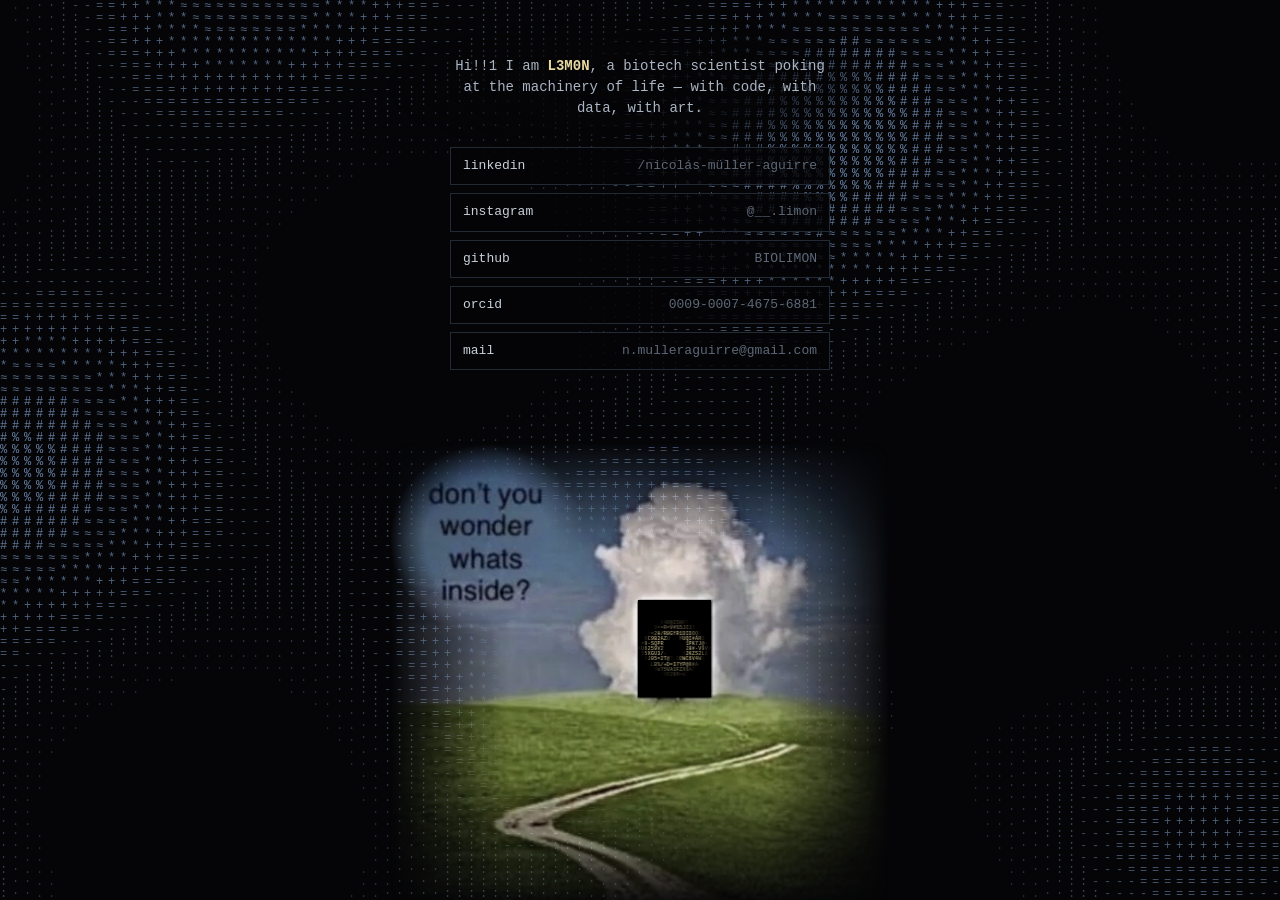
<file: index.html>
<!doctype html>
<!--
  Z3PH1R :: curtain
  the door below leads to /portal
-->
<html lang="en">
<head>
<meta charset="utf-8">
<meta name="viewport" content="width=device-width, initial-scale=1">
<title>Z3PH1R</title>
<link rel="stylesheet" href="assets/cursor.css">
<style>
  :root { --halo: #e8d9a0; }
  * { box-sizing: border-box; }
  html, body {
    margin: 0; height: 100%; overflow: hidden;
    background: #050507; color: #c9d1db;
    font: 13px/1.25 "Courier New", ui-monospace, monospace;
  }
  @keyframes blink { 50% { opacity: 0; } }

  /* ───────── CURTAIN ───────── */
  #curtain {
    position: fixed; inset: 0; z-index: 100;
    background: #050507; color: #c9d1db;
    overflow-y: auto; cursor: default;
    transition: opacity .6s ease;
  }
  #waves { position: fixed; inset: 0; width: 100%; height: 100%; }
  .veil {
    position: relative; z-index: 1; min-height: 100%;
    display: flex; flex-direction: column; align-items: center; justify-content: center;
    gap: 28px; padding: 56px 16px;
    pointer-events: none;
  }
  .veil > * { pointer-events: auto; transition: opacity .5s ease; }
  .hello {
    display: flex; flex-direction: column; align-items: center; gap: 14px;
    padding: 40px 60px; margin: -40px -60px;
    /* sombra difusa en vez de caja: el agua se apaga suavemente alrededor del texto */
    background: radial-gradient(ellipse closest-side at 50% 50%, rgba(5,5,7,.92) 0%, rgba(5,5,7,.75) 55%, rgba(5,5,7,0) 100%);
  }
  .hi {
    margin: 0; max-width: 46ch; text-align: center; color: #aab4c2;
    font-size: 14px; line-height: 1.5;
  }
  .hi b { color: var(--halo); }
  .links { list-style: none; margin: 0; padding: 0; width: min(380px, 100%); display: grid; gap: 8px; }
  .links a {
    display: flex; justify-content: space-between; gap: 16px;
    padding: 10px 12px; color: #c9d1db; text-decoration: none;
    background: rgba(5,5,7,.82); border: 1px solid #222a35;
    transition: border-color .2s, color .2s, transform .2s;
  }
  .links a span:last-child { color: #5d6878; overflow: hidden; text-overflow: ellipsis; white-space: nowrap; }
  .links a:hover, .links a:focus-visible {
    border-color: var(--halo); color: var(--halo); transform: translateX(4px); outline: none;
  }
  .links a:hover span:last-child { color: #9c9170; }

  .portal {
    all: unset; pointer-events: auto; position: relative; display: block; cursor: pointer;
    width: min(500px, 92vw); margin-top: 44px;
  }
  .portal img { display: block; width: 100%; height: auto; filter: saturate(.85) contrast(1.05); }
  /* Dissolve the image into the water: a wide fade on all four sides (horizontal ∩ vertical),
     plus a soft patch of sky kept around the phrase so it never fades away (added on top). */
  .portal img {
    --keep: radial-gradient(ellipse 19.5% 20.5% at 19.5% 21%, #000 64%, transparent 100%); /* fades out before touching the image edge */
    --h: linear-gradient(to right, transparent, #000 24%, #000 76%, transparent);
    --v: linear-gradient(to bottom, transparent, #000 24%, #000 72%, transparent);
    -webkit-mask-image: var(--keep), var(--h), var(--v);
    -webkit-mask-composite: source-over, source-in;
            mask-image: var(--keep), var(--h), var(--v);
            mask-composite: add, intersect;
  }
  .portal .door {
    position: absolute; left: 49.5%; top: 33.8%; width: 14.7%; height: 20.8%;
    background: #000; transition: box-shadow .4s;
  }
  .portal .door canvas { position: absolute; inset: 0; width: 100%; height: 100%; transition: opacity .6s; }
  #curtain.entering .door canvas { opacity: 0; }
  .portal:hover .door, .portal:focus-visible .door { box-shadow: 0 0 28px 6px rgba(232,217,160,.55); }
  .portal-label {
    font-size: 11px; letter-spacing: .3em; color: #6b7686; text-transform: uppercase;
    background: rgba(5,5,7,.8); padding: 2px 8px;
  }
  .portal-label::after { content: " █"; animation: blink 1s steps(1) infinite; }

  #curtain.entering { overflow: hidden; }
  #curtain.entering .veil > :not(.portal) { opacity: 0; }
  #curtain.entering .portal { transition: transform 1.7s cubic-bezier(.75,0,.25,1); }
</style>
</head>
<body>

<!-- The curtain: the business card. The door leads to /portal. -->
<div id="curtain">
  <canvas id="waves"></canvas>
  <div class="veil">
    <header class="hello">
      <p class="hi">Hi!!1 I am <b>L3M0N</b>, a biotech scientist poking at the machinery of life — with code, with data, with art.</p>
    </header>
    <ul class="links">
      <li><a href="https://www.linkedin.com/in/nicol%C3%A1s-m%C3%BCller-aguirre-728832241/" target="_blank" rel="noopener"><span>linkedin</span><span>/nicolás-müller-aguirre</span></a></li>
      <li><a href="https://www.instagram.com/__.limon/" target="_blank" rel="noopener"><span>instagram</span><span>@__.limon</span></a></li>
      <li><a href="https://github.com/BIOLIMON" target="_blank" rel="noopener"><span>github</span><span>BIOLIMON</span></a></li>
      <li><a href="https://orcid.org/0009-0007-4675-6881" target="_blank" rel="noopener"><span>orcid</span><span>0009-0007-4675-6881</span></a></li>
      <li><a href="mailto:n.mulleraguirre@gmail.com"><span>mail</span><span>n.mulleraguirre@gmail.com</span></a></li>
    </ul>
    <button class="portal" id="portal" data-cursor="enter" aria-label="Enter the site">
      <img src="assets/portal.png" alt="A black door standing in a meadow in front of a cloud: don't you wonder what's inside?">
      <span class="door"><canvas id="eye"></canvas></span>
    </button>
    <span class="portal-label">continue</span>
  </div>
</div>

<script>
(() => {
  const curtain = document.getElementById('curtain');
  const cv = document.getElementById('waves');
  const g = cv.getContext('2d');
  const RAMP = ' .·:-=+*≈#%@';
  const CELL = 12;
  const reduce = matchMedia('(prefers-reduced-motion: reduce)').matches;
  let W, H, cols, rows, t = 0, alive = true;
  let px = -999, py = -999, lastDrop = 0;
  const ripples = [];

  function resize() {
    const dpr = Math.min(devicePixelRatio || 1, 2);
    W = innerWidth; H = innerHeight;
    cv.width = W * dpr; cv.height = H * dpr;
    g.setTransform(dpr, 0, 0, dpr, 0, 0);
    cols = Math.ceil(W / CELL); rows = Math.ceil(H / CELL);
    g.font = `${CELL}px "Courier New", monospace`;
    g.textBaseline = 'top';
  }
  addEventListener('resize', resize); resize();

  function drop(x, y, power) {
    ripples.push({ x: x / CELL, y: y / CELL, t0: t, p: power });
    if (ripples.length > 24) ripples.shift();
  }

  function frame() {
    if (!alive) return;
    g.fillStyle = '#050507';
    g.fillRect(0, 0, W, H);
    const cx = px / CELL, cy = py / CELL;
    for (let y = 0; y < rows; y++) {
      for (let x = 0; x < cols; x++) {
        // base swell: two crossing wave trains + a slow swell
        let v = Math.sin(x * 0.11 + y * 0.05 - t * 1.1) * 0.35
              + Math.sin(x * 0.04 - y * 0.13 + t * 0.7) * 0.3
              + Math.sin((x + y) * 0.025 - t * 0.4) * 0.25;
        // drops: rings that expand and fade
        for (const r of ripples) {
          const age = t - r.t0;
          const d = Math.hypot(x - r.x, y - r.y);
          const front = age * 18;
          if (d > front + 6) continue;
          v += Math.sin(d * 0.55 - age * 9) * r.p * Math.exp(-age * 0.7) * Math.exp(-Math.abs(d - front) * 0.08);
        }
        // the cursor lights the water
        const near = Math.exp(-Math.hypot(x - cx, y - cy) * 0.12);
        const n = (v + 1) / 2 + near * 0.35;
        if (n < 0.42) continue;
        const k = Math.min(RAMP.length - 1, Math.floor((n - 0.42) / 0.58 * RAMP.length));
        const a = Math.min(1, 0.18 + (n - 0.42) * 1.4);
        g.fillStyle = near > 0.25 ? `rgba(232,217,160,${a})` : `rgba(120,150,190,${a})`;
        g.fillText(RAMP[k], x * CELL, y * CELL);
      }
    }
    while (ripples.length && t - ripples[0].t0 > 6) ripples.shift();
    t += reduce ? 0.004 : 0.016;
    requestAnimationFrame(frame);
  }
  frame();

  curtain.addEventListener('pointermove', e => {
    px = e.clientX; py = e.clientY;
    if (t - lastDrop > 0.12) { drop(px, py, 0.35); lastDrop = t; }
  });
  curtain.addEventListener('pointerleave', () => { px = py = -999; });
  curtain.addEventListener('pointerdown', e => {
    if (e.target.closest('a, .portal')) return;
    drop(e.clientX, e.clientY, 1.2);
  });

  // Enter: zoom into the black door until the darkness fills everything.
  const portal = document.getElementById('portal');
  portal.addEventListener('click', () => {
    if (curtain.classList.contains('entering')) return;
    const door = portal.querySelector('.door').getBoundingClientRect();
    const box = portal.getBoundingClientRect();
    const ox = door.left + door.width / 2 - box.left;
    const oy = door.top + door.height / 2 - box.top;
    const tx = innerWidth / 2 - (box.left + ox);
    const ty = innerHeight / 2 - (box.top + oy);
    const s = Math.max(innerWidth / door.width, innerHeight / door.height) * 1.4;
    portal.style.transformOrigin = `${ox}px ${oy}px`;
    curtain.classList.add('entering');
    requestAnimationFrame(() => {
      portal.style.transform = `translate(${tx}px, ${ty}px) scale(${s})`;
    });
    // once the dark fills the screen, step through: /portal is its own page
    const ms = reduce ? 200 : 1750;
    setTimeout(() => { location.href = 'portal/'; }, ms);
  });

  // Inside the door: an ASCII eye that watches the cursor (and blinks).
  const ec = document.getElementById('eye');
  const eg = ec.getContext('2d');
  const doorEl = ec.parentElement;
  const EC = 23; // columns
  const CHARS = 'ABCDEFGHIJKLMNOPQRSTUVWXYZ0123456789@#%+-=/';
  const pick = () => CHARS[(Math.random() * CHARS.length) | 0];
  let cells = [];
  let ew, eh, cw, ch, erows;
  let gx = 0, gy = 0, lookX = 0, lookY = 0, blinkAt = 3, lid = 1;
  function eyeSize() {
    const dpr = Math.min(devicePixelRatio || 1, 2);
    ew = doorEl.offsetWidth; eh = doorEl.offsetHeight; // layout size, unaffected by the zoom transform
    if (!ew || !eh) return;
    ec.width = ew * dpr; ec.height = eh * dpr;
    eg.setTransform(dpr, 0, 0, dpr, 0, 0);
    cw = ew / EC; ch = cw * 1.6; erows = Math.floor(eh / ch);
    eg.font = `${ch * 0.95}px "Courier New", monospace`;
    eg.textBaseline = 'top'; eg.textAlign = 'center';
    cells = Array.from({ length: EC * erows }, pick);
  }
  new ResizeObserver(eyeSize).observe(doorEl); // also fires once the image has loaded
  addEventListener('pointermove', e => {
    const r = doorEl.getBoundingClientRect();
    const dx = e.clientX - (r.left + r.width / 2), dy = e.clientY - (r.top + r.height / 2);
    const d = Math.hypot(dx, dy) || 1, k = Math.min(1, d / 220);
    gx = dx / d * k; gy = dy / d * k;
  });
  function eye() {
    if (!alive) return;
    eg.clearRect(0, 0, ew, eh);
    lookX += (gx - lookX) * 0.12; lookY += (gy - lookY) * 0.12;
    // blink: lid goes 1 → 0 → 1 every few seconds
    const since = t - blinkAt;
    lid = since > 0 && since < 0.25 ? Math.abs(1 - since / 0.125) : 1;
    if (since > 0.25) blinkAt = t + 2 + Math.random() * 4;
    // coordinates in units of half the door width, so circles stay circles
    // look inspired by Christopher Akroyd's "Ascii Eye" snippet (own implementation)
    const ix = lookX * 0.32, iy = lookY * 0.3;
    const PR = 0.27 + Math.sin(t * 1.3) * 0.04;     // breathing pupil
    // a few cells re-roll their character every frame
    for (let n = 0; n < cells.length * 0.03; n++) cells[(Math.random() * cells.length) | 0] = pick();
    for (let y = 0; y < erows; y++) {
      for (let x = 0; x < EC; x++) {
        const u = ((x + 0.5) / EC) * 2 - 1;
        const v = ((y + 0.5) * ch - eh / 2) / (ew / 2);
        const lidH = 0.82 * (1 - u * u) * lid;          // almond
        if (Math.abs(v) >= lidH) continue;
        const di = Math.hypot(u - ix, v - iy);
        if (di < PR) continue;                           // the pupil is a hole
        // soft edges: fade toward the lids, the corners and the pupil rim
        const toLid = 1 - Math.abs(v) / lidH;
        const a = Math.min(1, toLid * 2.2) * Math.min(1, (1 - Math.abs(u)) * 3) * Math.min(1, (di - PR) * 14);
        eg.fillStyle = `rgba(232,217,160,${a.toFixed(3)})`;
        eg.fillText(cells[y * EC + x], (x + 0.5) * cw, y * ch);
      }
    }
    requestAnimationFrame(eye);
  }
  eye();
})();

// coming back with the browser's back button restores the page mid-zoom: start clean instead
addEventListener('pageshow', e => { if (e.persisted) location.reload(); });
</script>
<script src="assets/cursor.js"></script>
</body>
</html>
</file>
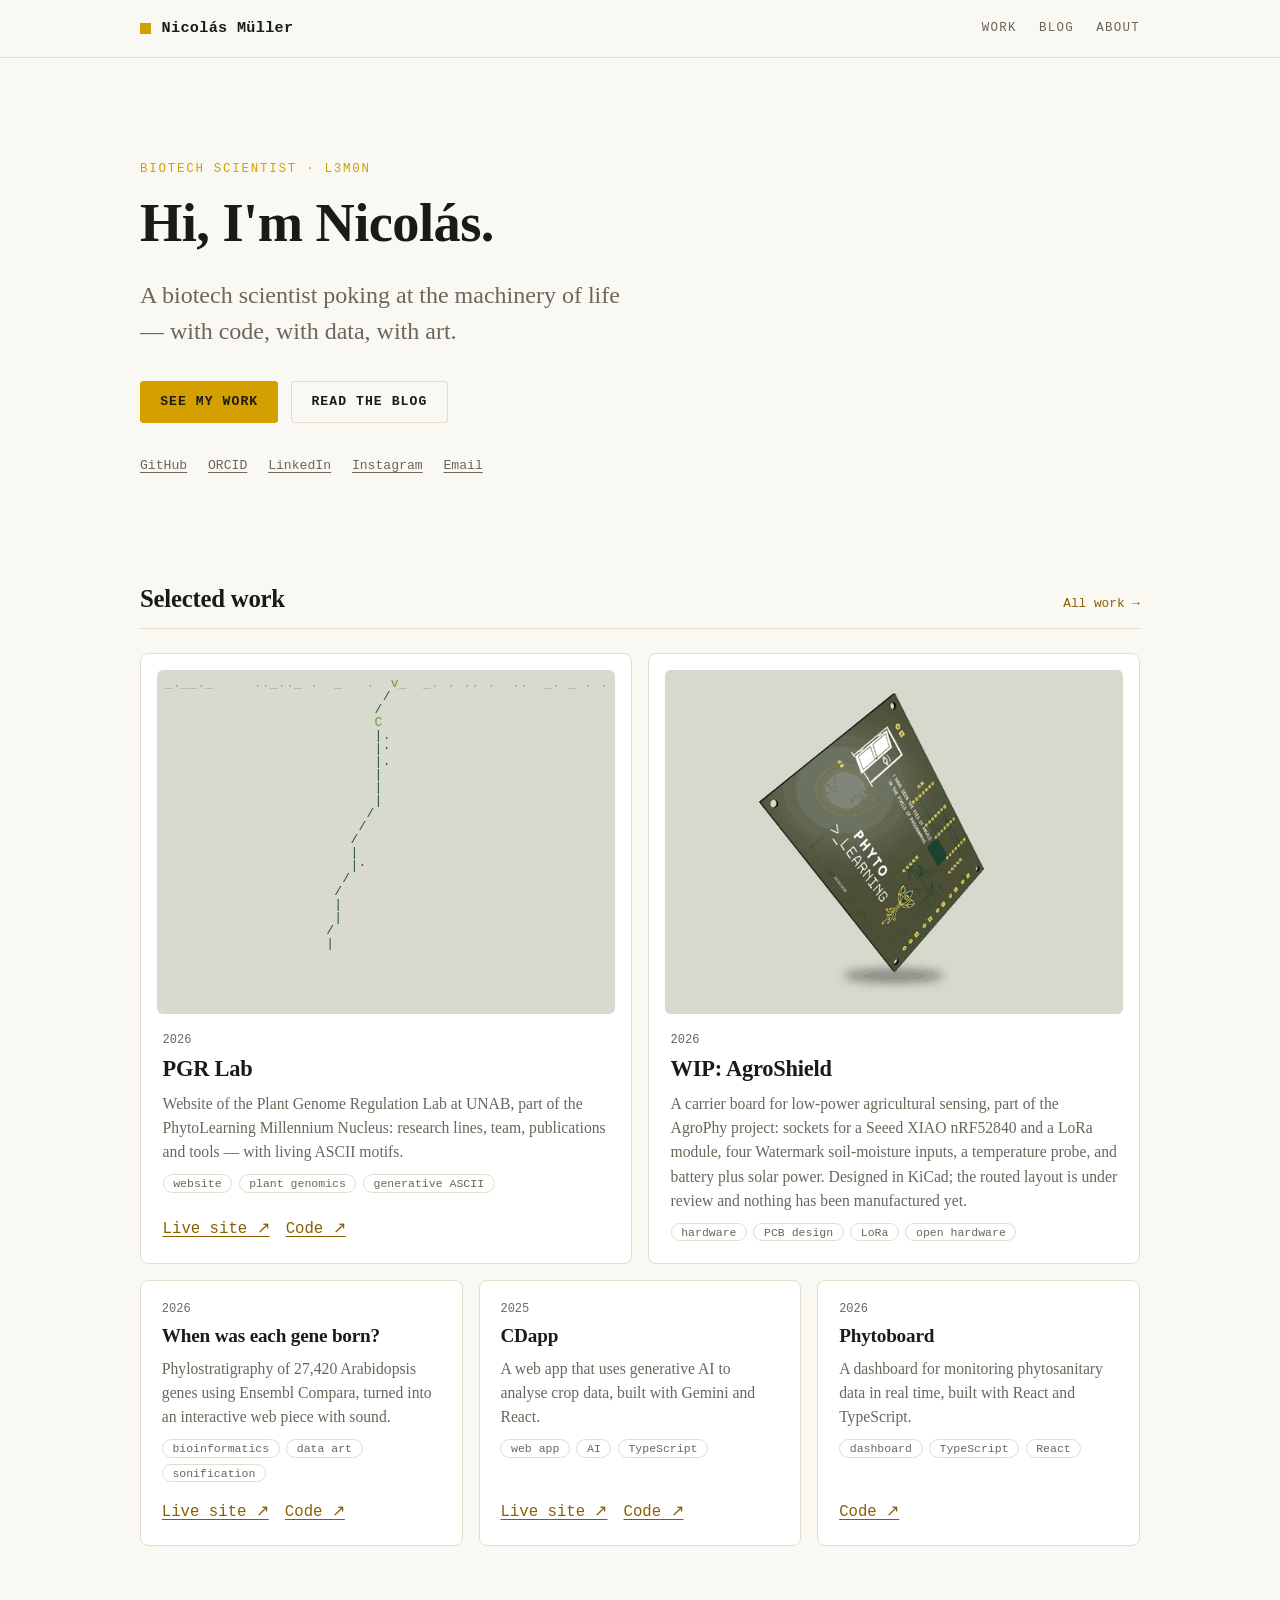
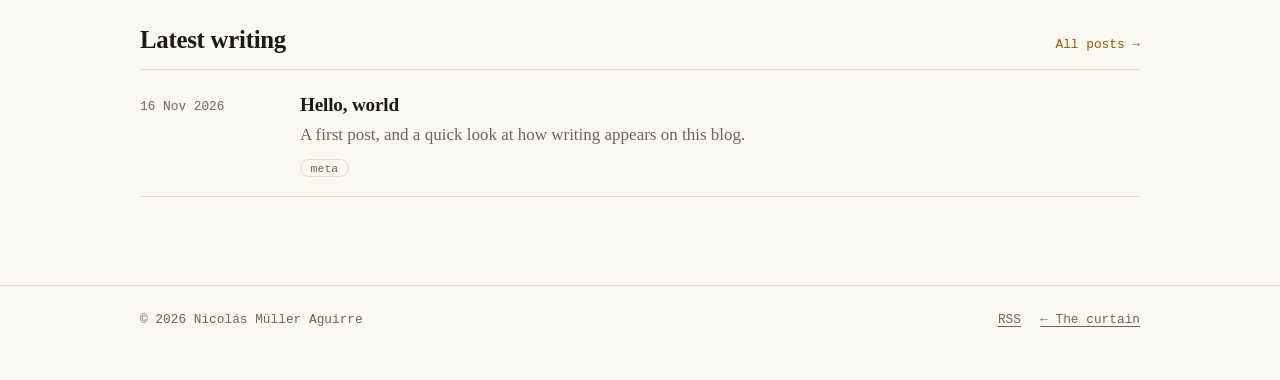
<file: portal/index.html>
<!doctype html>
<html lang="en">
<head>
<meta charset="utf-8">
<meta name="viewport" content="width=device-width, initial-scale=1">
<title>Nicolás Müller — portfolio &amp; blog</title>
<meta name="description" content="Portfolio and blog of Nicolás Müller Aguirre (L3M0N), a biotech scientist working with code, data and art.">
<meta name="color-scheme" content="dark light">
<meta property="og:title" content="Nicolás Müller — portfolio &amp; blog">
<meta property="og:description" content="Portfolio and blog of Nicolás Müller Aguirre (L3M0N), a biotech scientist working with code, data and art.">
<meta property="og:type" content="website">
<meta property="og:url" content="https://biolimon.github.io/portal/">
<meta property="og:site_name" content="Nicolás Müller">
<meta name="twitter:card" content="summary">
<link rel="canonical" href="https://biolimon.github.io/portal/">
<link rel="icon" href="data:image/svg+xml,%3Csvg xmlns='http://www.w3.org/2000/svg' viewBox='0 0 32 32'%3E%3Crect width='32' height='32' rx='6' fill='%230d0d0f'/%3E%3Crect x='9' y='9' width='14' height='14' fill='%23e8b830'/%3E%3C/svg%3E">
<link rel="alternate" type="application/rss+xml" title="Nicolás Müller — blog" href="blog/feed.xml">
<link rel="stylesheet" href="style.css?v=c8145f03">
</head>
<body>
<div id="arrive" aria-hidden="true"></div>
<a class="skip" href="#main">Skip to content</a>
<header class="site-header">
  <div class="wrap">
    <a class="brand" href=""><span class="mark" aria-hidden="true"></span>Nicolás Müller</a>
    <nav class="site-nav" aria-label="Main"><a href="work/">Work</a><a href="blog/">Blog</a><a href="about/">About</a></nav>
  </div>
</header>
<main id="main">
<section class="wrap hero">
  <p class="eyebrow">Biotech scientist · L3M0N</p>
  <h1>Hi, I&#x27;m Nicolás.</h1>
  <p class="lead">A biotech scientist poking at the machinery of life — with code, with data, with art.</p>
  <p class="cta"><a class="btn" href="work/">See my work</a><a class="btn ghost" href="blog/">Read the blog</a></p>
  <ul class="social"><li><a href="https://github.com/BIOLIMON" target="_blank" rel="noopener">GitHub</a></li><li><a href="https://orcid.org/0009-0007-4675-6881" target="_blank" rel="noopener">ORCID</a></li><li><a href="https://www.linkedin.com/in/nicol%C3%A1s-m%C3%BCller-aguirre-728832241/" target="_blank" rel="noopener">LinkedIn</a></li><li><a href="https://www.instagram.com/__.limon/" target="_blank" rel="noopener">Instagram</a></li><li><a href="mailto:n.mulleraguirre@gmail.com">Email</a></li></ul>
</section>
<section class="wrap section" aria-labelledby="work-h">
  <div class="section-head"><h2 id="work-h">Selected work</h2><a href="work/">All work →</a></div>
  <div class="grid"><article class="card has-thumb"><a class="thumb" href="https://pgrlab.cl/" target="_blank" rel="noopener" tabindex="-1" aria-hidden="true"><div class="roots" data-roots data-seed="3" data-branch="0.1"></div></a><div class="card-body"><div class="card-top"><span>2026</span></div><h3><a href="https://pgrlab.cl/" target="_blank" rel="noopener">PGR Lab</a></h3><p>Website of the Plant Genome Regulation Lab at UNAB, part of the PhytoLearning Millennium Nucleus: research lines, team, publications and tools — with living ASCII motifs.</p><ul class="tags"><li class="tag">website</li><li class="tag">plant genomics</li><li class="tag">generative ASCII</li></ul><p class="card-links"><a href="https://pgrlab.cl/" target="_blank" rel="noopener">Live site ↗</a> <a href="https://github.com/BIOLIMON/pgrlab-site" target="_blank" rel="noopener">Code ↗</a></p></div></article><article class="card has-thumb"><div class="thumb"><img class="anim" src="media/agroshield.gif" alt="3D render of the AgroShield circuit board spinning on one of its corners" width="560" height="420" loading="lazy" decoding="async"><img class="still" src="media/agroshield-still.png" alt="3D render of the AgroShield circuit board spinning on one of its corners" width="560" height="420" loading="lazy" decoding="async"></div><div class="card-body"><div class="card-top"><span>2026</span></div><h3>WIP: AgroShield</h3><p>A carrier board for low-power agricultural sensing, part of the AgroPhy project: sockets for a Seeed XIAO nRF52840 and a LoRa module, four Watermark soil-moisture inputs, a temperature probe, and battery plus solar power. Designed in KiCad; the routed layout is under review and nothing has been manufactured yet.</p><ul class="tags"><li class="tag">hardware</li><li class="tag">PCB design</li><li class="tag">LoRa</li><li class="tag">open hardware</li></ul></div></article><article class="card"><div class="card-body"><div class="card-top"><span>2026</span></div><h3><a href="https://biolimon.github.io/cuando-nacio-cada-gen/" target="_blank" rel="noopener">When was each gene born?</a></h3><p>Phylostratigraphy of 27,420 Arabidopsis genes using Ensembl Compara, turned into an interactive web piece with sound.</p><ul class="tags"><li class="tag">bioinformatics</li><li class="tag">data art</li><li class="tag">sonification</li></ul><p class="card-links"><a href="https://biolimon.github.io/cuando-nacio-cada-gen/" target="_blank" rel="noopener">Live site ↗</a> <a href="https://github.com/BIOLIMON/cuando-nacio-cada-gen" target="_blank" rel="noopener">Code ↗</a></p></div></article><article class="card"><div class="card-body"><div class="card-top"><span>2025</span></div><h3><a href="https://cultiva-datos.vercel.app" target="_blank" rel="noopener">CDapp</a></h3><p>A web app that uses generative AI to analyse crop data, built with Gemini and React.</p><ul class="tags"><li class="tag">web app</li><li class="tag">AI</li><li class="tag">TypeScript</li></ul><p class="card-links"><a href="https://cultiva-datos.vercel.app" target="_blank" rel="noopener">Live site ↗</a> <a href="https://github.com/BIOLIMON/CDapp" target="_blank" rel="noopener">Code ↗</a></p></div></article><article class="card"><div class="card-body"><div class="card-top"><span>2026</span></div><h3><a href="https://github.com/BIOLIMON/phytoboard" target="_blank" rel="noopener">Phytoboard</a></h3><p>A dashboard for monitoring phytosanitary data in real time, built with React and TypeScript.</p><ul class="tags"><li class="tag">dashboard</li><li class="tag">TypeScript</li><li class="tag">React</li></ul><p class="card-links"><a href="https://github.com/BIOLIMON/phytoboard" target="_blank" rel="noopener">Code ↗</a></p></div></article></div>
</section>
<section class="wrap section" aria-labelledby="blog-h">
  <div class="section-head"><h2 id="blog-h">Latest writing</h2><a href="blog/">All posts →</a></div>
  <ul class="posts"><li class="post-row"><time datetime="2026-11-16">16 Nov 2026</time><div><h3><a href="blog/hello-world/">Hello, world</a></h3><p>A first post, and a quick look at how writing appears on this blog.</p><ul class="tags"><li class="tag">meta</li></ul></div></li></ul>
</section>
</main>
<footer class="site-footer">
  <div class="wrap">
    <p>© 2026 Nicolás Müller Aguirre</p>
    <ul>
      <li><a href="blog/feed.xml">RSS</a></li>
      <li><a href="../">← The curtain</a></li>
    </ul>
  </div>
</footer>
<script src="roots.js?v=e3584ff6" defer></script>
</body>
</html>
</file>
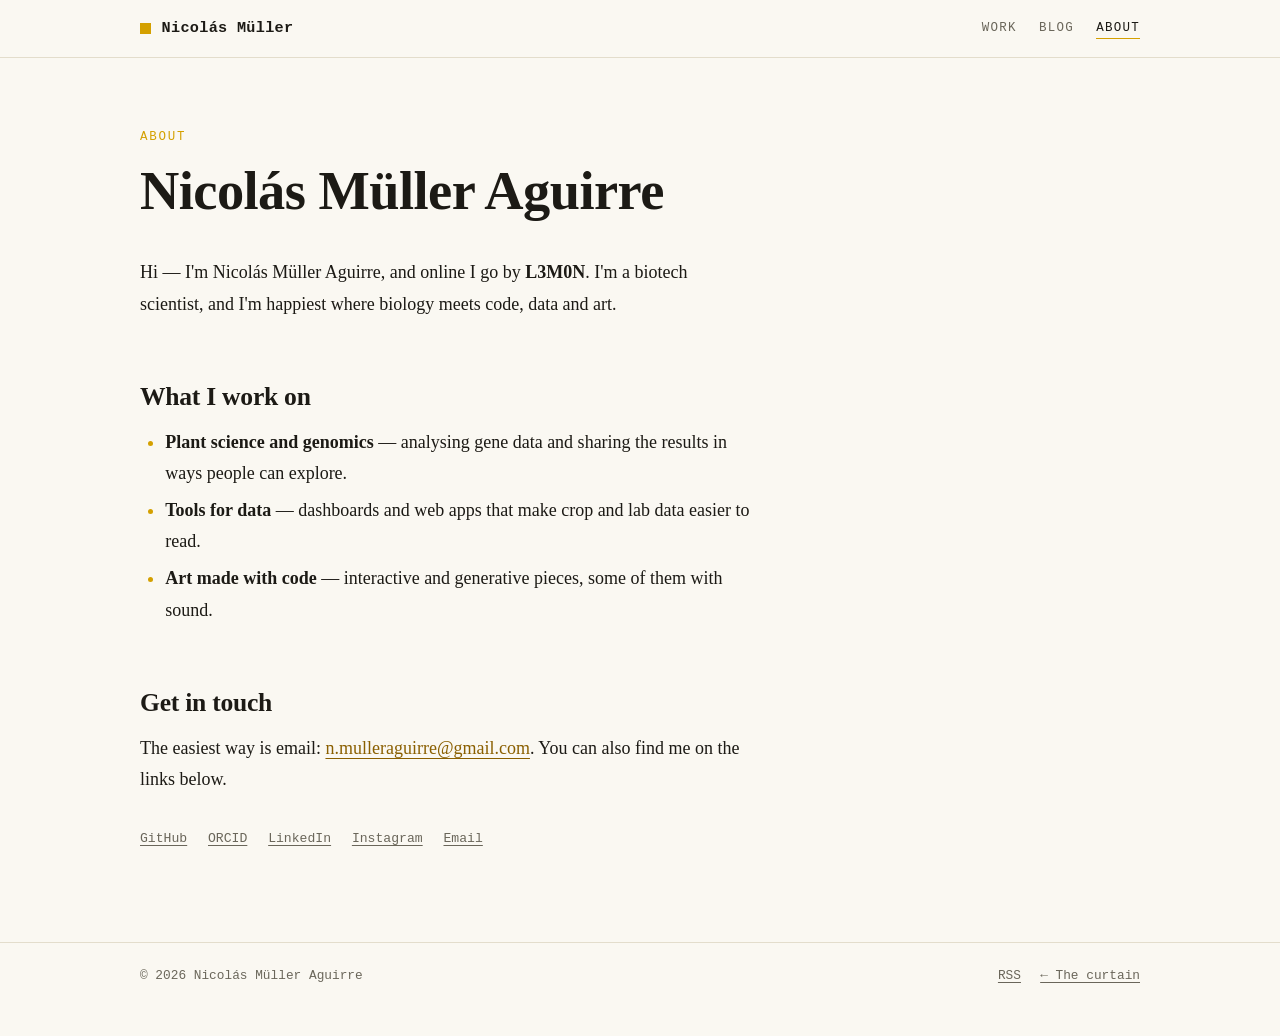
<file: portal/about/index.html>
<!doctype html>
<html lang="en">
<head>
<meta charset="utf-8">
<meta name="viewport" content="width=device-width, initial-scale=1">
<title>About — Nicolás Müller</title>
<meta name="description" content="Portfolio and blog of Nicolás Müller Aguirre (L3M0N), a biotech scientist working with code, data and art.">
<meta name="color-scheme" content="dark light">
<meta property="og:title" content="About — Nicolás Müller">
<meta property="og:description" content="Portfolio and blog of Nicolás Müller Aguirre (L3M0N), a biotech scientist working with code, data and art.">
<meta property="og:type" content="website">
<meta property="og:url" content="https://biolimon.github.io/portal/about/">
<meta property="og:site_name" content="Nicolás Müller">
<meta name="twitter:card" content="summary">
<link rel="canonical" href="https://biolimon.github.io/portal/about/">
<link rel="icon" href="data:image/svg+xml,%3Csvg xmlns='http://www.w3.org/2000/svg' viewBox='0 0 32 32'%3E%3Crect width='32' height='32' rx='6' fill='%230d0d0f'/%3E%3Crect x='9' y='9' width='14' height='14' fill='%23e8b830'/%3E%3C/svg%3E">
<link rel="alternate" type="application/rss+xml" title="Nicolás Müller — blog" href="../blog/feed.xml">
<link rel="stylesheet" href="../style.css?v=c8145f03">
</head>
<body>
<a class="skip" href="#main">Skip to content</a>
<header class="site-header">
  <div class="wrap">
    <a class="brand" href="../"><span class="mark" aria-hidden="true"></span>Nicolás Müller</a>
    <nav class="site-nav" aria-label="Main"><a href="../work/">Work</a><a href="../blog/">Blog</a><a href="../about/" aria-current="page">About</a></nav>
  </div>
</header>
<main id="main">
<article class="wrap article">
  <header>
    <p class="eyebrow">About</p>
    <h1>Nicolás Müller Aguirre</h1>
  </header>
  <div class="prose">
<p>Hi — I'm Nicolás Müller Aguirre, and online I go by <strong>L3M0N</strong>. I'm a biotech scientist, and I'm happiest where biology meets code, data and art.</p>
<h2 id="what-i-work-on">What I work on <a class="anchor" href="#what-i-work-on" aria-label="Link to this section">#</a></h2>
<ul><li><strong>Plant science and genomics</strong> — analysing gene data and sharing the results in ways people can explore.</li><li><strong>Tools for data</strong> — dashboards and web apps that make crop and lab data easier to read.</li><li><strong>Art made with code</strong> — interactive and generative pieces, some of them with sound.</li></ul>
<h2 id="get-in-touch">Get in touch <a class="anchor" href="#get-in-touch" aria-label="Link to this section">#</a></h2>
<p>The easiest way is email: <a href="mailto:n.mulleraguirre@gmail.com">n.mulleraguirre@gmail.com</a>. You can also find me on the links below.</p>
  </div>
  <ul class="social"><li><a href="https://github.com/BIOLIMON" target="_blank" rel="noopener">GitHub</a></li><li><a href="https://orcid.org/0009-0007-4675-6881" target="_blank" rel="noopener">ORCID</a></li><li><a href="https://www.linkedin.com/in/nicol%C3%A1s-m%C3%BCller-aguirre-728832241/" target="_blank" rel="noopener">LinkedIn</a></li><li><a href="https://www.instagram.com/__.limon/" target="_blank" rel="noopener">Instagram</a></li><li><a href="mailto:n.mulleraguirre@gmail.com">Email</a></li></ul>
</article>
</main>
<footer class="site-footer">
  <div class="wrap">
    <p>© 2026 Nicolás Müller Aguirre</p>
    <ul>
      <li><a href="../blog/feed.xml">RSS</a></li>
      <li><a href="../../">← The curtain</a></li>
    </ul>
  </div>
</footer>
</body>
</html>
</file>
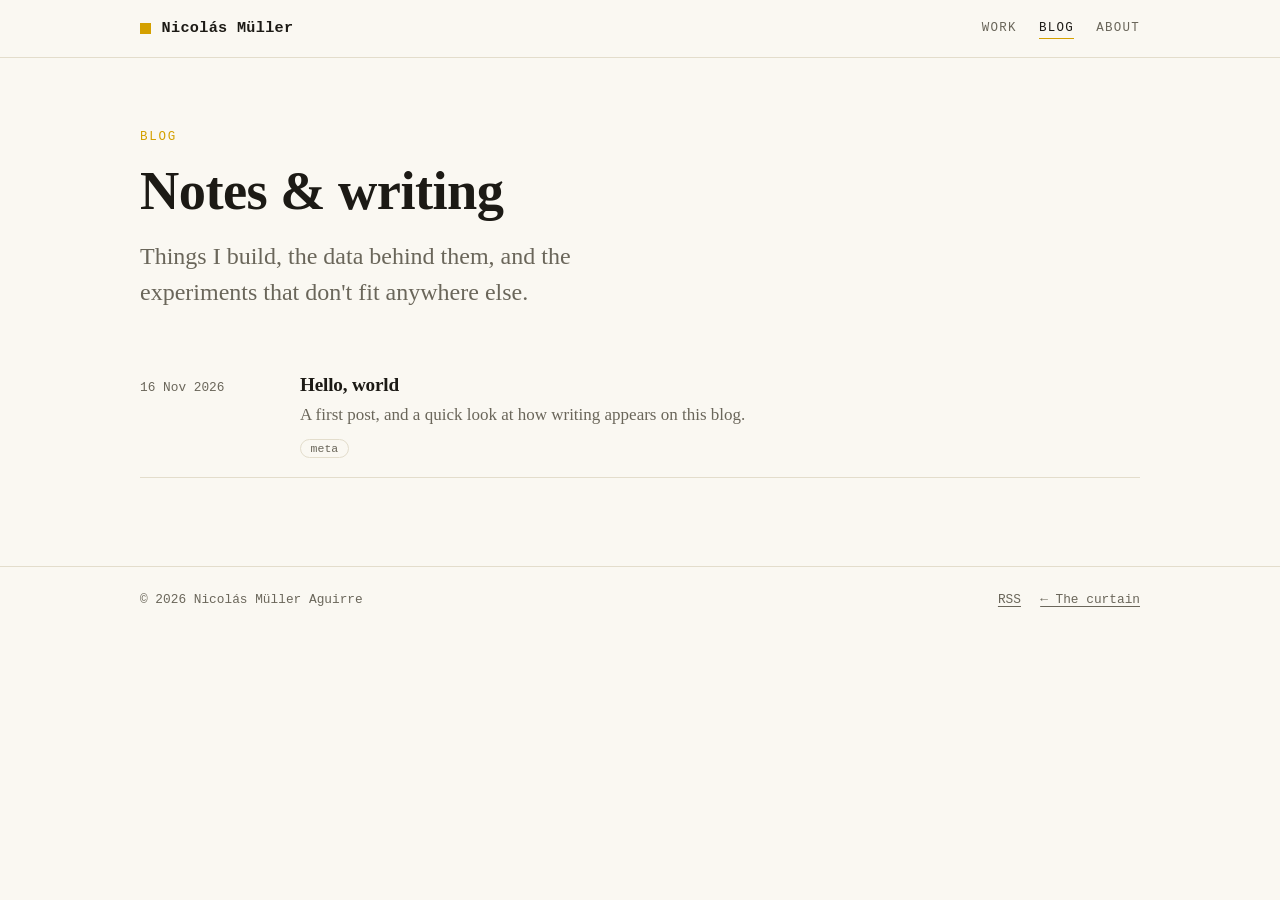
<file: portal/blog/index.html>
<!doctype html>
<html lang="en">
<head>
<meta charset="utf-8">
<meta name="viewport" content="width=device-width, initial-scale=1">
<title>Blog — Nicolás Müller</title>
<meta name="description" content="Notes and writing by Nicolás Müller Aguirre.">
<meta name="color-scheme" content="dark light">
<meta property="og:title" content="Blog — Nicolás Müller">
<meta property="og:description" content="Notes and writing by Nicolás Müller Aguirre.">
<meta property="og:type" content="website">
<meta property="og:url" content="https://biolimon.github.io/portal/blog/">
<meta property="og:site_name" content="Nicolás Müller">
<meta name="twitter:card" content="summary">
<link rel="canonical" href="https://biolimon.github.io/portal/blog/">
<link rel="icon" href="data:image/svg+xml,%3Csvg xmlns='http://www.w3.org/2000/svg' viewBox='0 0 32 32'%3E%3Crect width='32' height='32' rx='6' fill='%230d0d0f'/%3E%3Crect x='9' y='9' width='14' height='14' fill='%23e8b830'/%3E%3C/svg%3E">
<link rel="alternate" type="application/rss+xml" title="Nicolás Müller — blog" href="../blog/feed.xml">
<link rel="stylesheet" href="../style.css?v=c8145f03">
</head>
<body>
<a class="skip" href="#main">Skip to content</a>
<header class="site-header">
  <div class="wrap">
    <a class="brand" href="../"><span class="mark" aria-hidden="true"></span>Nicolás Müller</a>
    <nav class="site-nav" aria-label="Main"><a href="../work/">Work</a><a href="../blog/" aria-current="page">Blog</a><a href="../about/">About</a></nav>
  </div>
</header>
<main id="main">
<section class="wrap page-head">
  <p class="eyebrow">Blog</p>
  <h1>Notes &amp; writing</h1>
  <p class="lead">Things I build, the data behind them, and the experiments that don't fit anywhere else.</p>
</section>
<section class="wrap section"><ul class="posts"><li class="post-row"><time datetime="2026-11-16">16 Nov 2026</time><div><h3><a href="../blog/hello-world/">Hello, world</a></h3><p>A first post, and a quick look at how writing appears on this blog.</p><ul class="tags"><li class="tag">meta</li></ul></div></li></ul></section>
</main>
<footer class="site-footer">
  <div class="wrap">
    <p>© 2026 Nicolás Müller Aguirre</p>
    <ul>
      <li><a href="../blog/feed.xml">RSS</a></li>
      <li><a href="../../">← The curtain</a></li>
    </ul>
  </div>
</footer>
</body>
</html>
</file>
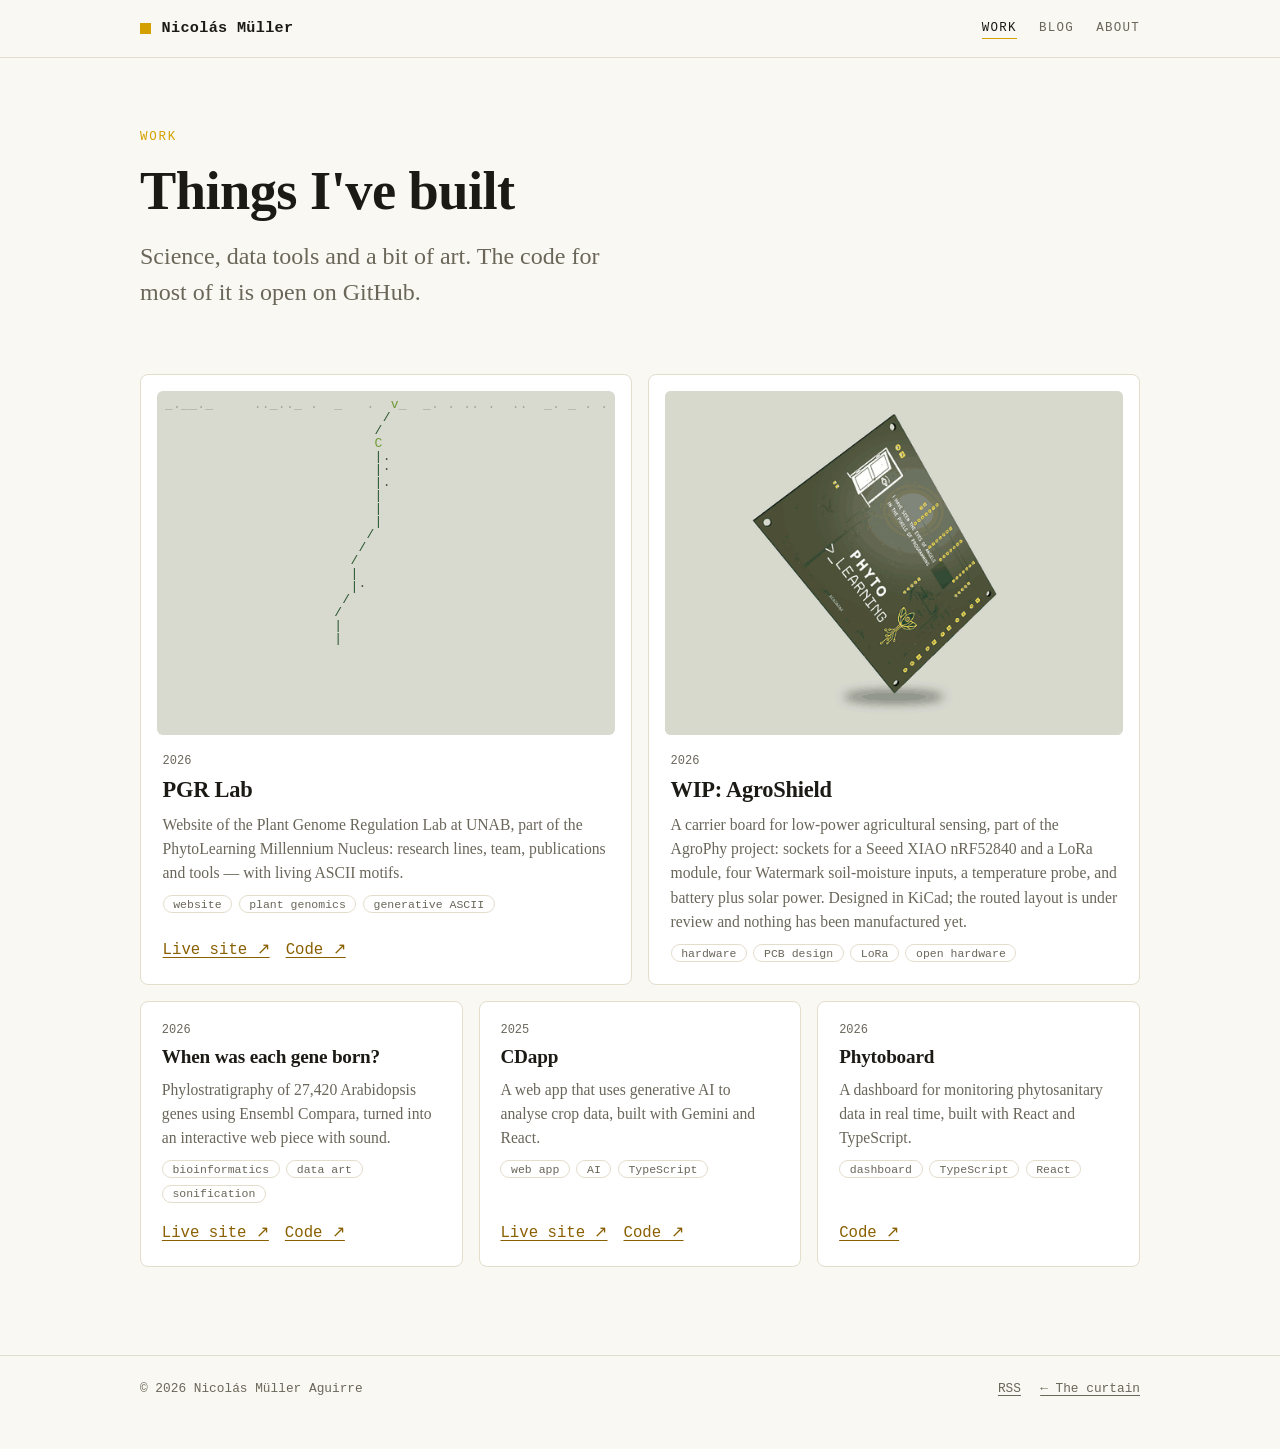
<file: portal/work/index.html>
<!doctype html>
<html lang="en">
<head>
<meta charset="utf-8">
<meta name="viewport" content="width=device-width, initial-scale=1">
<title>Work — Nicolás Müller</title>
<meta name="description" content="Selected projects by Nicolás Müller Aguirre: bioinformatics, data tools and generative art.">
<meta name="color-scheme" content="dark light">
<meta property="og:title" content="Work — Nicolás Müller">
<meta property="og:description" content="Selected projects by Nicolás Müller Aguirre: bioinformatics, data tools and generative art.">
<meta property="og:type" content="website">
<meta property="og:url" content="https://biolimon.github.io/portal/work/">
<meta property="og:site_name" content="Nicolás Müller">
<meta name="twitter:card" content="summary">
<link rel="canonical" href="https://biolimon.github.io/portal/work/">
<link rel="icon" href="data:image/svg+xml,%3Csvg xmlns='http://www.w3.org/2000/svg' viewBox='0 0 32 32'%3E%3Crect width='32' height='32' rx='6' fill='%230d0d0f'/%3E%3Crect x='9' y='9' width='14' height='14' fill='%23e8b830'/%3E%3C/svg%3E">
<link rel="alternate" type="application/rss+xml" title="Nicolás Müller — blog" href="../blog/feed.xml">
<link rel="stylesheet" href="../style.css?v=c8145f03">
</head>
<body>
<a class="skip" href="#main">Skip to content</a>
<header class="site-header">
  <div class="wrap">
    <a class="brand" href="../"><span class="mark" aria-hidden="true"></span>Nicolás Müller</a>
    <nav class="site-nav" aria-label="Main"><a href="../work/" aria-current="page">Work</a><a href="../blog/">Blog</a><a href="../about/">About</a></nav>
  </div>
</header>
<main id="main">
<section class="wrap page-head">
  <p class="eyebrow">Work</p>
  <h1>Things I've built</h1>
  <p class="lead">Science, data tools and a bit of art. The code for most of it is open on GitHub.</p>
</section>
<section class="wrap section"><div class="grid"><article class="card has-thumb"><a class="thumb" href="https://pgrlab.cl/" target="_blank" rel="noopener" tabindex="-1" aria-hidden="true"><div class="roots" data-roots data-seed="3" data-branch="0.1"></div></a><div class="card-body"><div class="card-top"><span>2026</span></div><h3><a href="https://pgrlab.cl/" target="_blank" rel="noopener">PGR Lab</a></h3><p>Website of the Plant Genome Regulation Lab at UNAB, part of the PhytoLearning Millennium Nucleus: research lines, team, publications and tools — with living ASCII motifs.</p><ul class="tags"><li class="tag">website</li><li class="tag">plant genomics</li><li class="tag">generative ASCII</li></ul><p class="card-links"><a href="https://pgrlab.cl/" target="_blank" rel="noopener">Live site ↗</a> <a href="https://github.com/BIOLIMON/pgrlab-site" target="_blank" rel="noopener">Code ↗</a></p></div></article><article class="card has-thumb"><div class="thumb"><img class="anim" src="../media/agroshield.gif" alt="3D render of the AgroShield circuit board spinning on one of its corners" width="560" height="420" loading="lazy" decoding="async"><img class="still" src="../media/agroshield-still.png" alt="3D render of the AgroShield circuit board spinning on one of its corners" width="560" height="420" loading="lazy" decoding="async"></div><div class="card-body"><div class="card-top"><span>2026</span></div><h3>WIP: AgroShield</h3><p>A carrier board for low-power agricultural sensing, part of the AgroPhy project: sockets for a Seeed XIAO nRF52840 and a LoRa module, four Watermark soil-moisture inputs, a temperature probe, and battery plus solar power. Designed in KiCad; the routed layout is under review and nothing has been manufactured yet.</p><ul class="tags"><li class="tag">hardware</li><li class="tag">PCB design</li><li class="tag">LoRa</li><li class="tag">open hardware</li></ul></div></article><article class="card"><div class="card-body"><div class="card-top"><span>2026</span></div><h3><a href="https://biolimon.github.io/cuando-nacio-cada-gen/" target="_blank" rel="noopener">When was each gene born?</a></h3><p>Phylostratigraphy of 27,420 Arabidopsis genes using Ensembl Compara, turned into an interactive web piece with sound.</p><ul class="tags"><li class="tag">bioinformatics</li><li class="tag">data art</li><li class="tag">sonification</li></ul><p class="card-links"><a href="https://biolimon.github.io/cuando-nacio-cada-gen/" target="_blank" rel="noopener">Live site ↗</a> <a href="https://github.com/BIOLIMON/cuando-nacio-cada-gen" target="_blank" rel="noopener">Code ↗</a></p></div></article><article class="card"><div class="card-body"><div class="card-top"><span>2025</span></div><h3><a href="https://cultiva-datos.vercel.app" target="_blank" rel="noopener">CDapp</a></h3><p>A web app that uses generative AI to analyse crop data, built with Gemini and React.</p><ul class="tags"><li class="tag">web app</li><li class="tag">AI</li><li class="tag">TypeScript</li></ul><p class="card-links"><a href="https://cultiva-datos.vercel.app" target="_blank" rel="noopener">Live site ↗</a> <a href="https://github.com/BIOLIMON/CDapp" target="_blank" rel="noopener">Code ↗</a></p></div></article><article class="card"><div class="card-body"><div class="card-top"><span>2026</span></div><h3><a href="https://github.com/BIOLIMON/phytoboard" target="_blank" rel="noopener">Phytoboard</a></h3><p>A dashboard for monitoring phytosanitary data in real time, built with React and TypeScript.</p><ul class="tags"><li class="tag">dashboard</li><li class="tag">TypeScript</li><li class="tag">React</li></ul><p class="card-links"><a href="https://github.com/BIOLIMON/phytoboard" target="_blank" rel="noopener">Code ↗</a></p></div></article></div></section>
</main>
<footer class="site-footer">
  <div class="wrap">
    <p>© 2026 Nicolás Müller Aguirre</p>
    <ul>
      <li><a href="../blog/feed.xml">RSS</a></li>
      <li><a href="../../">← The curtain</a></li>
    </ul>
  </div>
</footer>
<script src="../roots.js?v=e3584ff6" defer></script>
</body>
</html>
</file>
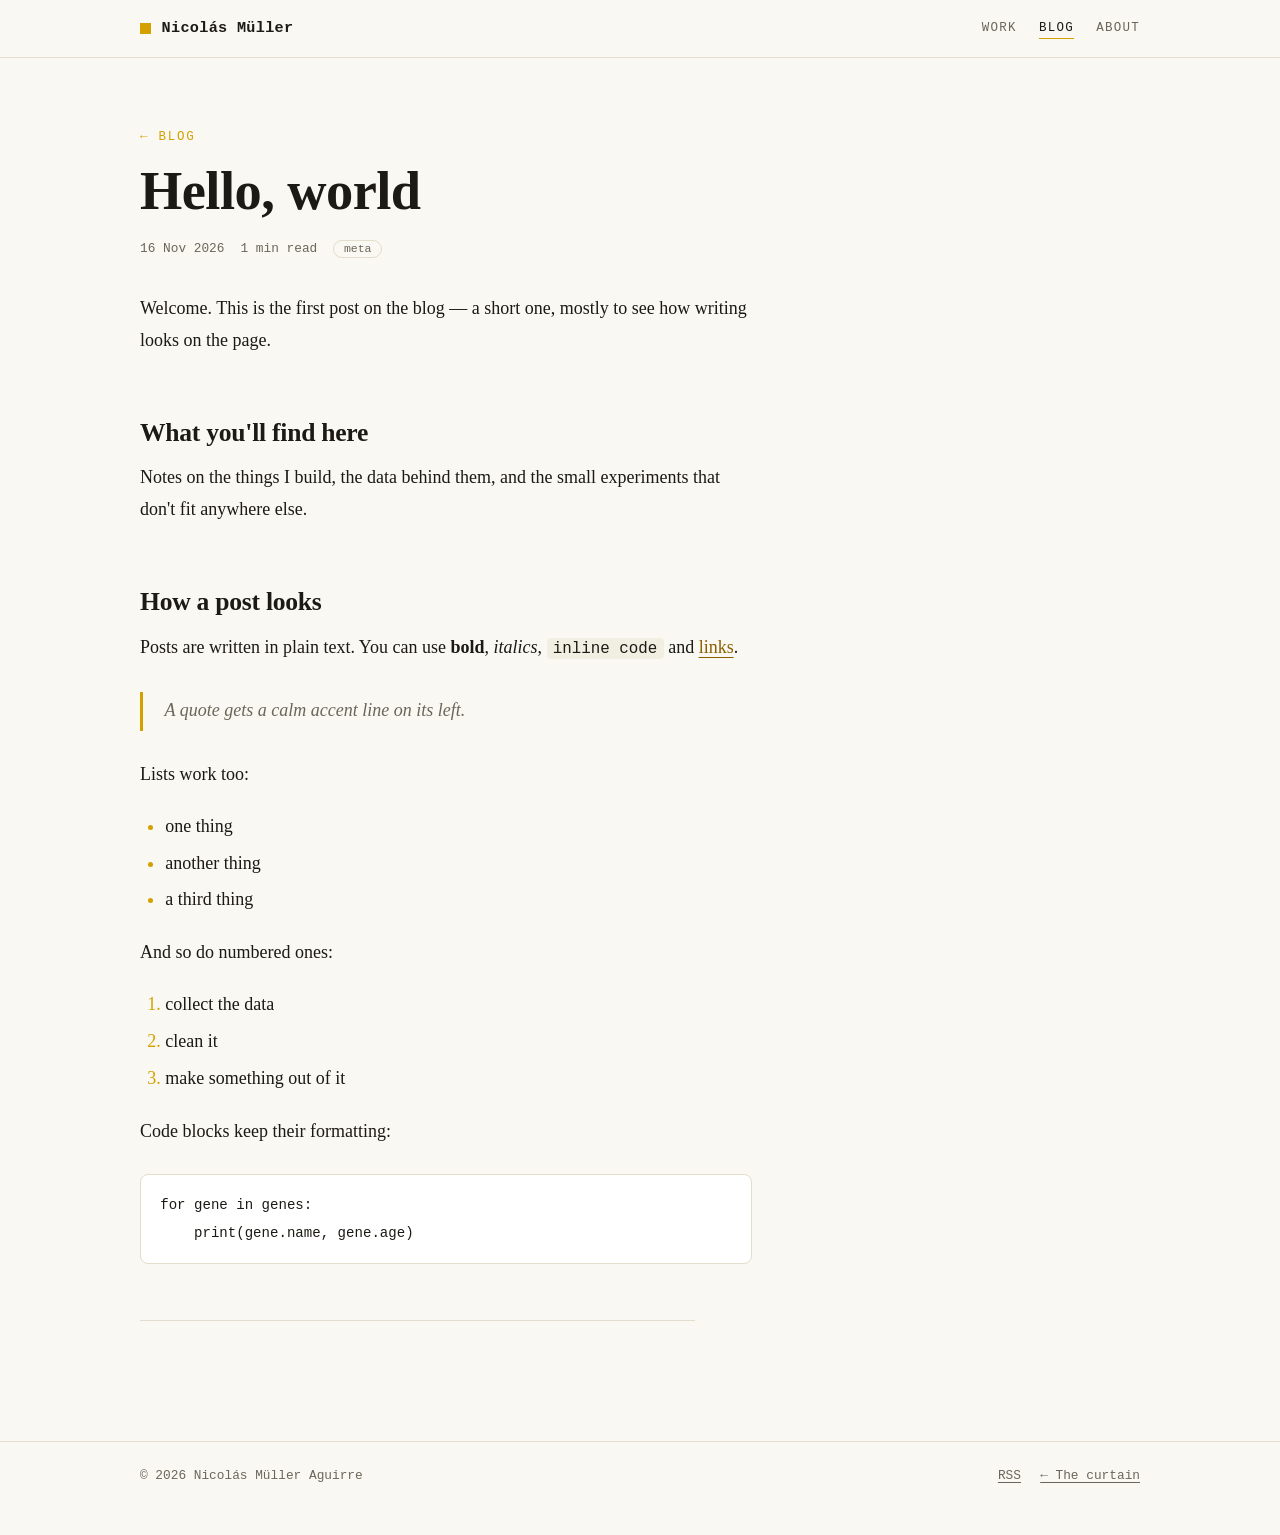
<file: portal/blog/hello-world/index.html>
<!doctype html>
<html lang="en">
<head>
<meta charset="utf-8">
<meta name="viewport" content="width=device-width, initial-scale=1">
<title>Hello, world — Nicolás Müller</title>
<meta name="description" content="A first post, and a quick look at how writing appears on this blog.">
<meta name="color-scheme" content="dark light">
<meta property="og:title" content="Hello, world — Nicolás Müller">
<meta property="og:description" content="A first post, and a quick look at how writing appears on this blog.">
<meta property="og:type" content="article">
<meta property="og:url" content="https://biolimon.github.io/portal/blog/hello-world/">
<meta property="og:site_name" content="Nicolás Müller">
<meta name="twitter:card" content="summary">
<link rel="canonical" href="https://biolimon.github.io/portal/blog/hello-world/">
<link rel="icon" href="data:image/svg+xml,%3Csvg xmlns='http://www.w3.org/2000/svg' viewBox='0 0 32 32'%3E%3Crect width='32' height='32' rx='6' fill='%230d0d0f'/%3E%3Crect x='9' y='9' width='14' height='14' fill='%23e8b830'/%3E%3C/svg%3E">
<link rel="alternate" type="application/rss+xml" title="Nicolás Müller — blog" href="../../blog/feed.xml">
<link rel="stylesheet" href="../../style.css?v=c8145f03">
</head>
<body>
<a class="skip" href="#main">Skip to content</a>
<header class="site-header">
  <div class="wrap">
    <a class="brand" href="../../"><span class="mark" aria-hidden="true"></span>Nicolás Müller</a>
    <nav class="site-nav" aria-label="Main"><a href="../../work/">Work</a><a href="../../blog/" aria-current="page">Blog</a><a href="../../about/">About</a></nav>
  </div>
</header>
<main id="main">
<article class="wrap article">
  <header>
    <p class="eyebrow"><a href="../" style="color:inherit;text-decoration:none">← Blog</a></p>
    <h1>Hello, world</h1>
    <div class="meta"><time datetime="2026-11-16">16 Nov 2026</time><span>1 min read</span><ul class="tags"><li class="tag">meta</li></ul></div>
  </header>
  <div class="prose">
<p>Welcome. This is the first post on the blog — a short one, mostly to see how writing looks on the page.</p>
<h2 id="what-you-ll-find-here">What you'll find here <a class="anchor" href="#what-you-ll-find-here" aria-label="Link to this section">#</a></h2>
<p>Notes on the things I build, the data behind them, and the small experiments that don't fit anywhere else.</p>
<h2 id="how-a-post-looks">How a post looks <a class="anchor" href="#how-a-post-looks" aria-label="Link to this section">#</a></h2>
<p>Posts are written in plain text. You can use <strong>bold</strong>, <em>italics</em>, <code>inline code</code> and <a href="https://github.com/BIOLIMON" target="_blank" rel="noopener">links</a>.</p>
<blockquote><p>A quote gets a calm accent line on its left.</p></blockquote>
<p>Lists work too:</p>
<ul><li>one thing</li><li>another thing</li><li>a third thing</li></ul>
<p>And so do numbered ones:</p>
<ol><li>collect the data</li><li>clean it</li><li>make something out of it</li></ol>
<p>Code blocks keep their formatting:</p>
<pre><code class="language-python">for gene in genes:
    print(gene.name, gene.age)</code></pre>
  </div>
  <nav class="post-nav" aria-label="More posts"><span></span></nav>
</article>
</main>
<footer class="site-footer">
  <div class="wrap">
    <p>© 2026 Nicolás Müller Aguirre</p>
    <ul>
      <li><a href="../../blog/feed.xml">RSS</a></li>
      <li><a href="../../../">← The curtain</a></li>
    </ul>
  </div>
</footer>
</body>
</html>
</file>
<file: assets/cursor.css>
/* ───────── CURSOR: two squares + label, difference blend ───────── */
  html.has-cursor, html.has-cursor * { cursor: none !important; }
  .cur {
    position: fixed; left: 0; top: 0; z-index: 2147483000; pointer-events: none;
    mix-blend-mode: difference; opacity: 0; transition: opacity .25s;
  }
  .cur.on { opacity: 1; }
  #cur-small { width: 6px; height: 6px; margin: -3px 0 0 -3px; background: #fff; }
  #cur-big {
    width: 16px; height: 16px; margin: -8px 0 0 -8px; border: 1px solid #fff;
    transition: opacity .25s, width .25s, height .25s, margin .25s;
  }
  html.cur-hot #cur-big { width: 44px; height: 44px; margin: -22px 0 0 -22px; }
  html.cur-down #cur-big { width: 10px; height: 10px; margin: -5px 0 0 -5px; }
  #cur-coords {
    margin: 14px 0 0 14px; color: #fff; white-space: nowrap;
    font: 10px/1 "Courier New", ui-monospace, monospace; letter-spacing: .12em;
    transition: opacity .25s, margin .25s;
  }
  html.cur-hot #cur-coords { margin: 26px 0 0 26px; }
  #cur-label {
    margin: -6px 0 0 32px; color: #fff; white-space: nowrap;
    font: 11px/1 "Courier New", ui-monospace, monospace; letter-spacing: .25em; text-transform: uppercase;
  }
</file>
<file: portal/style.css>
/* Portfolio + blog — hand-written, no framework. Dark by default, light when the system asks for it. */

:root {
  color-scheme: dark light;
  --bg: #0d0d0f;
  --surface: #151518;
  --surface-2: #1c1c20;
  --text: #e9e6dc;
  --muted: #a09c8f;
  --line: #2a2a2f;
  --accent: #e8b830;
  --accent-ink: #0d0d0f;
  --link: #f0c850;
  --serif: ui-serif, "Iowan Old Style", "Palatino Linotype", Palatino, Georgia, serif;
  --mono: ui-monospace, "SF Mono", SFMono-Regular, Menlo, Consolas, "Liberation Mono", monospace;
  --wrap: 1040px;
  --measure: 68ch;
}
@media (prefers-color-scheme: light) {
  :root {
    --bg: #faf8f2;
    --surface: #ffffff;
    --surface-2: #f1eee2;
    --text: #1c1a15;
    --muted: #6a665a;
    --line: #e3ddcc;
    --accent: #d4a000;
    --accent-ink: #1c1a15;
    --link: #8a5f00;
  }
}

*, *::before, *::after { box-sizing: border-box; }
html { -webkit-text-size-adjust: 100%; scroll-behavior: smooth; }
body {
  margin: 0;
  background: var(--bg);
  color: var(--text);
  font: 1.0625rem/1.7 var(--serif);
  -webkit-font-smoothing: antialiased;
}
img { max-width: 100%; height: auto; }
a { color: var(--link); text-underline-offset: .2em; text-decoration-thickness: 1px; }
a:hover { text-decoration-thickness: 2px; }
:focus-visible { outline: 2px solid var(--accent); outline-offset: 3px; border-radius: 3px; }
::selection { background: var(--accent); color: var(--accent-ink); }

.wrap { width: 100%; max-width: var(--wrap); margin: 0 auto; padding: 0 1.25rem; }
.skip { position: absolute; left: -999px; top: .5rem; z-index: 100; background: var(--accent); color: var(--accent-ink); padding: .5rem .9rem; font: .85rem var(--mono); }
.skip:focus { left: .5rem; }

/* ── header ─────────────────────────────────────────── */
.site-header { border-bottom: 1px solid var(--line); }
.site-header .wrap { display: flex; align-items: center; justify-content: space-between; gap: 1rem; flex-wrap: wrap; padding-top: 1.1rem; padding-bottom: 1.1rem; }
.brand { display: inline-flex; align-items: center; gap: .65rem; color: var(--text); text-decoration: none; font: 600 .95rem var(--mono); letter-spacing: .02em; }
.brand .mark { width: .7rem; height: .7rem; background: var(--accent); display: inline-block; }
.site-nav { display: flex; gap: 1.4rem; flex-wrap: wrap; }
.site-nav a { color: var(--muted); text-decoration: none; font: .78rem var(--mono); text-transform: uppercase; letter-spacing: .1em; padding: .2rem 0; border-bottom: 1px solid transparent; }
.site-nav a:hover { color: var(--text); }
.site-nav a[aria-current="page"] { color: var(--text); border-bottom-color: var(--accent); }

/* ── type ───────────────────────────────────────────── */
h1, h2, h3 { line-height: 1.15; letter-spacing: -.01em; margin: 0; }
h1 { font-size: clamp(2.1rem, 5.2vw, 3.4rem); font-weight: 700; }
h2 { font-size: 1.55rem; font-weight: 700; }
h3 { font-size: 1.2rem; font-weight: 700; }
p { margin: 0 0 1.1em; }
.eyebrow { font: .78rem var(--mono); text-transform: uppercase; letter-spacing: .14em; color: var(--accent); margin: 0 0 1rem; }
.muted { color: var(--muted); }
.mono { font-family: var(--mono); }

/* ── hero ───────────────────────────────────────────── */
.hero { padding-top: clamp(3rem, 9vw, 6.5rem); padding-bottom: clamp(2.5rem, 7vw, 4.5rem); }
.hero h1 { max-width: 16ch; }
.lead { font-size: clamp(1.2rem, 2.4vw, 1.5rem); line-height: 1.5; color: var(--muted); max-width: 40ch; margin: 1.4rem 0 0; }
.cta { display: flex; gap: .8rem; flex-wrap: wrap; margin: 2rem 0 0; }
.btn { display: inline-block; font: 600 .82rem var(--mono); text-transform: uppercase; letter-spacing: .08em; text-decoration: none; padding: .8rem 1.2rem; border: 1px solid var(--accent); background: var(--accent); color: var(--accent-ink); border-radius: 3px; }
.btn:hover { filter: brightness(1.08); }
.btn.ghost { background: transparent; color: var(--text); border-color: var(--line); }
.btn.ghost:hover { border-color: var(--accent); filter: none; }
.social { display: flex; flex-wrap: wrap; gap: .4rem 1.3rem; list-style: none; padding: 0; margin: 2.2rem 0 0; font: .82rem var(--mono); }
.social a { color: var(--muted); }
.social a:hover { color: var(--link); }

/* ── sections ───────────────────────────────────────── */
.section { padding-top: 2.5rem; padding-bottom: 2.5rem; }
.section-head { display: flex; align-items: baseline; justify-content: space-between; gap: 1rem; margin-bottom: 1.5rem; padding-bottom: .9rem; border-bottom: 1px solid var(--line); }
.section-head a { font: .8rem var(--mono); text-decoration: none; white-space: nowrap; }
.section-head a:hover { text-decoration: underline; }
.page-head { padding-top: clamp(2.5rem, 7vw, 4.5rem); padding-bottom: 1.5rem; }
.page-head .lead { margin-top: 1rem; }

/* ── cards ──────────────────────────────────────────── */
.grid { display: grid; grid-template-columns: repeat(6, minmax(0, 1fr)); gap: 1rem; }
.grid > .card { grid-column: span 2; }
.card { display: flex; flex-direction: column; padding: 1.3rem; background: var(--surface); border: 1px solid var(--line); border-radius: 8px; transition: border-color .2s ease, transform .2s ease; }
.card:hover { border-color: var(--accent); transform: translateY(-2px); }
.card-top { display: flex; justify-content: space-between; align-items: center; gap: .8rem; font: .75rem var(--mono); color: var(--muted); }
.card h3 a { color: var(--text); text-decoration: none; }
.card h3 a:hover { color: var(--link); }
.card p { margin: 0; color: var(--muted); font-size: .98rem; line-height: 1.55; }
.card-links { display: flex; gap: 1rem; margin-top: auto !important; padding-top: .5rem; font: .8rem var(--mono); }
.tags { display: flex; flex-wrap: wrap; gap: .4rem; list-style: none; padding: 0; margin: 0; }
.tag { font: .72rem var(--mono); padding: .1rem .6rem; border: 1px solid var(--line); border-radius: 999px; color: var(--muted); white-space: nowrap; }

.card-body { display: flex; flex-direction: column; gap: .6rem; flex: 1; min-width: 0; }

/* a project with a picture: half a row, picture on top */
.card.has-thumb { grid-column: span 3; padding: 1rem; gap: 1.2rem; }
.card.has-thumb h3 { font-size: 1.4rem; }
.card.has-thumb .card-body { padding: 0 .35rem .35rem; }
.thumb { position: relative; display: block; aspect-ratio: 4 / 3; background: #d8dacf; border-radius: 6px; overflow: hidden; }
.thumb img { display: block; width: 100%; height: 100%; object-fit: cover; }
.thumb .still { display: none; }
.roots { position: absolute; inset: 0; padding: .4rem .5rem; }
/* the lab's own palette, on purpose the same in dark and light: it is a window onto their site */
.ascii { margin: 0; overflow: hidden; white-space: pre; user-select: none; font: 13px/1 var(--mono); letter-spacing: .02em; color: #a3a796; }
.ascii b { font-weight: 500; color: #6f9a35; }
.ascii i { font-style: normal; color: #2a5530; }
.ascii u { text-decoration: none; color: #4c5045; }

/* ── post list ──────────────────────────────────────── */
.posts { list-style: none; padding: 0; margin: 0; }
.post-row { display: grid; grid-template-columns: 8.5rem 1fr; gap: .3rem 1.5rem; padding: 1.2rem 0; border-bottom: 1px solid var(--line); }
.post-row:first-child { padding-top: 0; }
.post-row time { font: .8rem var(--mono); color: var(--muted); padding-top: .35rem; }
.post-row h3 { margin-bottom: .3rem; }
.post-row h3 a { color: var(--text); text-decoration: none; }
.post-row h3 a:hover { color: var(--link); text-decoration: underline; }
.post-row p { margin: 0 0 .6rem; color: var(--muted); }
.empty { color: var(--muted); font-style: italic; }

/* ── article / prose ────────────────────────────────── */
.article { padding-top: clamp(2.5rem, 7vw, 4.5rem); padding-bottom: 3rem; }
.article > header, .prose { max-width: var(--measure); }
.article > header { margin-bottom: 2.2rem; }
.article .meta { display: flex; flex-wrap: wrap; align-items: center; gap: .5rem 1rem; margin-top: 1.1rem; font: .8rem var(--mono); color: var(--muted); }
.prose { font-size: 1.125rem; line-height: 1.75; }
.prose h2 { margin: 2.4em 0 .6em; font-size: 1.6rem; }
.prose h3 { margin: 2em 0 .5em; }
.prose h2 .anchor, .prose h3 .anchor { margin-left: .4em; font: .7em var(--mono); color: var(--muted); text-decoration: none; opacity: 0; }
.prose h2:hover .anchor, .prose h3:hover .anchor, .prose .anchor:focus { opacity: 1; }
.prose ul, .prose ol { padding-left: 1.4em; margin: 0 0 1.2em; }
.prose li { margin: .3em 0; }
.prose li::marker { color: var(--accent); }
.prose blockquote { margin: 1.6em 0; padding: .2em 0 .2em 1.2em; border-left: 3px solid var(--accent); color: var(--muted); font-style: italic; }
.prose blockquote p:last-child { margin-bottom: 0; }
.prose code { font: .88em var(--mono); background: var(--surface-2); padding: .12em .4em; border-radius: 4px; }
.prose pre { margin: 1.5em 0; padding: 1rem 1.2rem; background: var(--surface); border: 1px solid var(--line); border-radius: 8px; overflow-x: auto; line-height: 1.55; }
.prose pre code { background: none; padding: 0; font-size: .88rem; }
.prose hr { border: 0; border-top: 1px solid var(--line); margin: 2.5em 0; }
.prose figure { margin: 1.8em 0; }
.prose figcaption { font: .8rem var(--mono); color: var(--muted); margin-top: .6rem; }
.prose img { border-radius: 6px; }
.post-nav { display: flex; justify-content: space-between; gap: 1.5rem; flex-wrap: wrap; max-width: var(--measure); margin-top: 3.5rem; padding-top: 1.5rem; border-top: 1px solid var(--line); font: .85rem var(--mono); }
.post-nav a { text-decoration: none; }
.post-nav a:hover { text-decoration: underline; }
.post-nav .next { margin-left: auto; text-align: right; }

/* ── footer ─────────────────────────────────────────── */
.site-footer { margin-top: 3rem; border-top: 1px solid var(--line); color: var(--muted); font: .8rem var(--mono); }
.site-footer .wrap { display: flex; justify-content: space-between; gap: 1rem 2rem; flex-wrap: wrap; padding-top: 1.6rem; padding-bottom: 2.4rem; }
.site-footer ul { display: flex; flex-wrap: wrap; gap: .4rem 1.2rem; list-style: none; padding: 0; margin: 0; }
.site-footer a { color: var(--muted); }
.site-footer a:hover { color: var(--link); }

/* ── arriving from the curtain: the black of the door lifts (home page only) ── */
#arrive { position: fixed; inset: 0; z-index: 50; background: #000; pointer-events: none; animation: lift .9s ease-out .05s forwards; }
@keyframes lift { to { opacity: 0; visibility: hidden; } }

@media (max-width: 900px) {
  .grid > .card { grid-column: span 3; }
}
@media (max-width: 640px) {
  .grid > .card, .grid > .card.has-thumb { grid-column: 1 / -1; }
  .post-row { grid-template-columns: 1fr; }
  .post-row time { padding-top: 0; }
  .site-nav { gap: 1.1rem; }
}
@media (prefers-reduced-motion: reduce) {
  html { scroll-behavior: auto; }
  .card, .card:hover { transition: none; transform: none; }
  #arrive { display: none; }
  .thumb .anim + .still { display: block; }      /* a still picture instead of the spinning GIF */
  .thumb .anim:has(+ .still) { display: none; }
}
</file>
